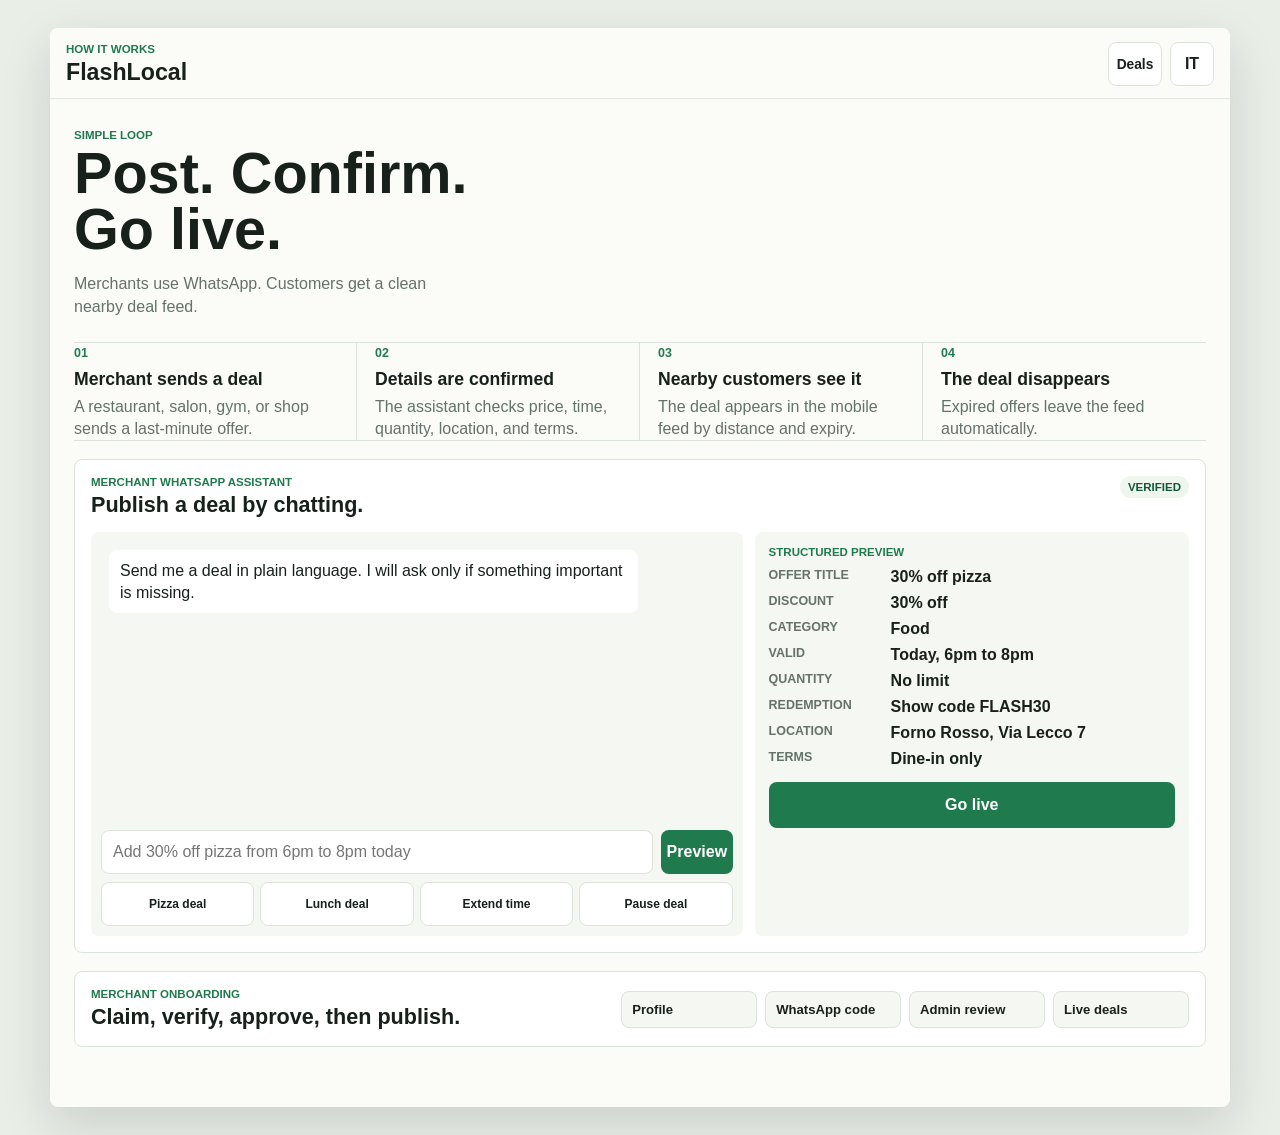
<file: how-it-works.html>
<!doctype html>
<html lang="en">
  <head>
    <meta charset="UTF-8" />
    <meta name="viewport" content="width=device-width, initial-scale=1.0" />
    <title>How FlashLocal Works</title>
    <meta name="description" content="See how FlashLocal turns merchant WhatsApp messages into confirmed live local deals." />
    <meta property="og:type" content="website" />
    <meta property="og:site_name" content="FlashLocal" />
    <meta property="og:title" content="How FlashLocal works" />
    <meta property="og:description" content="Merchants post through WhatsApp. Customers see clean nearby deals." />
    <meta property="og:url" content="https://flashlocal-six.vercel.app/how-it-works.html" />
    <meta property="og:image" content="https://flashlocal-six.vercel.app/whatsapp-preview.png" />
    <meta property="og:image:secure_url" content="https://flashlocal-six.vercel.app/whatsapp-preview.png" />
    <meta property="og:image:type" content="image/png" />
    <meta property="og:image:width" content="1200" />
    <meta property="og:image:height" content="630" />
    <meta property="og:image:alt" content="FlashLocal preview showing live local deals nearby." />
    <meta name="twitter:card" content="summary_large_image" />
    <meta name="twitter:title" content="How FlashLocal works" />
    <meta name="twitter:description" content="Merchants post through WhatsApp. Customers see clean nearby deals." />
    <meta name="twitter:image" content="https://flashlocal-six.vercel.app/whatsapp-preview.png" />
    <link rel="stylesheet" href="./styles.css" />
  </head>
  <body>
    <div class="app-shell">
      <header class="topbar">
        <div>
          <p class="eyebrow" data-i18n="infoEyebrow">How it works</p>
          <h1>FlashLocal</h1>
        </div>
        <div class="header-actions">
          <a class="nav-link" href="./index.html" data-i18n="dealsNav">Deals</a>
          <button class="icon-button" id="languageToggle" aria-label="Switch language">IT</button>
        </div>
      </header>

      <main>
        <section class="how-hero">
          <p class="eyebrow" data-i18n="simpleLoop">Simple loop</p>
          <h2 data-i18n="howTitle">Post. Confirm. Go live.</h2>
          <p data-i18n="howCopy">Merchants use WhatsApp. Customers get a clean nearby deal feed.</p>
        </section>

        <section class="how-grid" aria-label="FlashLocal workflow">
          <article class="how-card">
            <span>01</span>
            <h3 data-i18n="howStep1Title">Merchant sends a deal</h3>
            <p data-i18n="howStep1Copy">A restaurant, salon, gym, or shop sends a last-minute offer.</p>
          </article>
          <article class="how-card">
            <span>02</span>
            <h3 data-i18n="howStep2Title">Details are confirmed</h3>
            <p data-i18n="howStep2Copy">The assistant checks price, time, quantity, location, and terms.</p>
          </article>
          <article class="how-card">
            <span>03</span>
            <h3 data-i18n="howStep3Title">Nearby customers see it</h3>
            <p data-i18n="howStep3Copy">The deal appears in the mobile feed by distance and expiry.</p>
          </article>
          <article class="how-card">
            <span>04</span>
            <h3 data-i18n="howStep4Title">The deal disappears</h3>
            <p data-i18n="howStep4Copy">Expired offers leave the feed automatically.</p>
          </article>
        </section>

        <section class="merchant-console" id="merchantConsole">
          <div class="section-heading">
            <div>
              <p class="eyebrow" data-i18n="merchantEyebrow">Merchant WhatsApp assistant</p>
              <h2 data-i18n="merchantTitle">Publish a deal by chatting.</h2>
            </div>
            <span class="verified-pill" data-i18n="verified">Verified</span>
          </div>

          <div class="merchant-grid">
            <div class="chat-panel">
              <div class="chat-window" id="chatWindow" aria-live="polite"></div>
              <form class="chat-form" id="chatForm">
                <input id="chatInput" autocomplete="off" data-i18n-placeholder="chatPlaceholder" placeholder="Add 30% off pizza from 6pm to 8pm today" />
                <button type="submit" data-i18n="send">Preview</button>
              </form>
              <div class="quick-actions">
                <button data-i18n="quickPizza" data-message="Add 30% off pizza from 6pm to 8pm today">Pizza deal</button>
                <button data-i18n="quickLunch" data-message="We have 10 lunch menus left, 8 euro each until 3pm">Lunch deal</button>
                <button data-i18n="quickExtend" data-message="Extend the aperitivo deal until 9pm">Extend time</button>
                <button data-i18n="quickPause" data-message="Pause my current deal">Pause deal</button>
              </div>
            </div>

            <aside class="structured-card">
              <p class="eyebrow" data-i18n="structured">Structured preview</p>
              <dl id="dealPreview"></dl>
              <button id="publishDeal" data-i18n="publish">Go live</button>
            </aside>
          </div>
        </section>

        <section class="admin-strip">
          <div>
            <p class="eyebrow" data-i18n="adminEyebrow">Merchant onboarding</p>
            <h2 data-i18n="adminTitle">Claim, verify, approve, then publish.</h2>
          </div>
          <div class="steps">
            <span data-i18n="step1">Profile</span>
            <span data-i18n="step2">WhatsApp code</span>
            <span data-i18n="step3">Admin review</span>
            <span data-i18n="step4">Live deals</span>
          </div>
        </section>

      </main>
    </div>

    <script src="./app.js"></script>
  </body>
</html>
</file>
<file: styles.css>
:root {
  color-scheme: light;
  --ink: #17201b;
  --muted: #65716b;
  --line: #dce3dd;
  --paper: #fbfcf8;
  --surface: #ffffff;
  --green: #1f7a4d;
  --green-dark: #125736;
  --coral: #e9603f;
  --gold: #e3b23c;
  --blue: #2f6f9f;
  --rose: #b44768;
  --shadow: 0 18px 50px rgba(23, 32, 27, 0.14);
}

* {
  box-sizing: border-box;
}

body {
  margin: 0;
  min-height: 100vh;
  background: #e9eee7;
  color: var(--ink);
  font-family: "Trebuchet MS", "Avenir Next", sans-serif;
}

button,
input,
select,
.home-actions a,
.nav-link {
  font: inherit;
}

button {
  border: 0;
  cursor: pointer;
}

button,
a,
select,
input {
  transition:
    border-color 160ms ease,
    background-color 160ms ease,
    box-shadow 160ms ease,
    color 160ms ease,
    transform 160ms ease;
}

button:hover,
.home-actions a:hover,
.nav-link:hover {
  border-color: rgba(31, 122, 77, 0.38);
  box-shadow: 0 8px 18px rgba(23, 32, 27, 0.08);
  transform: translateY(-1px);
}

button:active,
.home-actions a:active,
.nav-link:active {
  transform: translateY(0);
}

button:focus-visible,
a:focus-visible,
select:focus-visible,
input:focus-visible {
  outline: 3px solid rgba(31, 122, 77, 0.28);
  outline-offset: 2px;
}

.app-shell {
  width: min(100%, 520px);
  min-height: 100vh;
  margin: 0 auto;
  background: var(--paper);
  box-shadow: var(--shadow);
}

main {
  padding: 0 16px 28px;
}

.topbar {
  position: sticky;
  top: 0;
  z-index: 10;
  display: flex;
  align-items: center;
  justify-content: space-between;
  padding: 14px 16px 12px;
  background: rgba(251, 252, 248, 0.92);
  border-bottom: 1px solid rgba(220, 227, 221, 0.8);
  backdrop-filter: blur(14px);
}

.topbar h1,
.launch-copy h2,
.hero-panel h2,
.merchant-console h2,
.admin-strip h2 {
  margin: 0;
  letter-spacing: 0;
}

.topbar h1,
.launch-copy h2,
.how-hero h2,
.hero-panel h2,
.merchant-console h2,
.admin-strip h2,
.deal-card h3,
.how-card h3 {
  font-family: "Avenir Next", "Trebuchet MS", sans-serif;
}

.topbar h1 {
  font-size: 1.45rem;
}

.eyebrow {
  margin: 0 0 4px;
  color: var(--green);
  font-size: 0.72rem;
  font-weight: 800;
  letter-spacing: 0;
  text-transform: uppercase;
}

.header-actions {
  align-items: center;
  display: flex;
  gap: 8px;
}

.nav-link {
  display: grid;
  min-width: 54px;
  min-height: 44px;
  place-items: center;
  border: 1px solid var(--line);
  border-radius: 8px;
  background: var(--surface);
  color: var(--ink);
  font-size: 0.86rem;
  font-weight: 900;
  text-decoration: none;
}

.icon-button {
  display: grid;
  min-width: 44px;
  min-height: 44px;
  place-items: center;
  border: 1px solid var(--line);
  border-radius: 8px;
  background: var(--surface);
  color: var(--ink);
  font-weight: 800;
}

.location-band {
  display: flex;
  align-items: center;
  justify-content: space-between;
  gap: 12px;
  padding: 14px 0;
  color: var(--muted);
  font-size: 0.92rem;
}

.location-band div {
  display: flex;
  align-items: center;
  min-width: 0;
  gap: 8px;
}

.location-band button,
.chat-form button,
.structured-card button {
  border-radius: 8px;
  background: var(--green);
  color: white;
  font-weight: 800;
}

.location-band button {
  flex: 0 0 auto;
  min-height: 44px;
  padding: 9px 12px;
}

.status-dot {
  width: 9px;
  height: 9px;
  border-radius: 50%;
  background: var(--green);
  box-shadow: 0 0 0 5px rgba(31, 122, 77, 0.12);
}

.launch-home {
  display: grid;
  gap: 14px;
  padding: 22px 0 6px;
}

.launch-copy h2 {
  max-width: 12ch;
  font-size: clamp(2.35rem, 11vw, 4.05rem);
  line-height: 0.94;
  text-wrap: balance;
}

.launch-copy p:not(.eyebrow) {
  max-width: 38ch;
  margin: 14px 0 0;
  color: var(--muted);
  line-height: 1.45;
}

.home-actions {
  display: grid;
  grid-template-columns: 1fr 1fr;
  gap: 10px;
  margin-top: 18px;
}

.home-actions button,
.home-actions a {
  display: grid;
  min-width: 0;
  min-height: 48px;
  place-items: center;
  border-radius: 8px;
  font-weight: 900;
  text-decoration: none;
}

.launch-proof {
  display: grid;
  align-content: end;
  gap: 6px;
  padding: 14px;
  border: 1px solid var(--line);
  border-radius: 8px;
  background: #f1f6ef;
}

.launch-proof span {
  color: var(--green);
  font-size: 0.78rem;
  font-weight: 900;
  text-transform: uppercase;
}

.launch-proof strong {
  display: block;
  font-size: 1.45rem;
  line-height: 1.05;
}

.launch-proof small {
  color: var(--muted);
  font-weight: 700;
}

.home-actions button:first-child {
  background: var(--green);
  color: white;
}

.home-actions a {
  border: 1px solid var(--line);
  background: var(--surface);
  color: var(--ink);
}

.launch-panel {
  display: grid;
  grid-template-columns: repeat(3, 1fr);
  overflow: hidden;
  border: 1px solid var(--line);
  border-radius: 8px;
  background: var(--surface);
}

.launch-panel div {
  min-width: 0;
  padding: 12px 10px;
}

.launch-panel div + div {
  border-left: 1px solid var(--line);
}

.launch-panel span {
  display: block;
  min-height: 28px;
  color: var(--muted);
  font-size: 0.72rem;
  font-weight: 800;
  line-height: 1.15;
  text-transform: uppercase;
}

.launch-panel strong {
  display: block;
  margin-top: 6px;
  font-size: 1rem;
  line-height: 1.05;
}

.hero-panel {
  display: grid;
  grid-template-columns: 1fr 104px;
  gap: 12px;
  min-height: 190px;
  padding: 18px;
  border-radius: 8px;
  overflow: hidden;
  color: white;
  background:
    linear-gradient(90deg, rgba(17, 55, 37, 0.96), rgba(17, 55, 37, 0.58)),
    url("https://images.unsplash.com/photo-1550966871-3ed3cdb5ed0c?auto=format&fit=crop&w=1100&q=80") center/cover;
}

.how-hero {
  padding: 30px 0 8px;
}

.how-hero h2 {
  max-width: 15ch;
  margin: 0;
  font-size: clamp(1.85rem, 8.8vw, 3.6rem);
  line-height: 0.98;
  letter-spacing: 0;
  text-wrap: balance;
}

.how-hero p:not(.eyebrow),
.backend-note p:not(.eyebrow) {
  max-width: 40ch;
  margin: 14px 0 0;
  color: var(--muted);
  line-height: 1.45;
}

.how-grid {
  display: grid;
  gap: 0;
  margin: 16px 0 18px;
  border-top: 1px solid var(--line);
  border-bottom: 1px solid var(--line);
}

.how-card {
  padding: 14px 0;
  border-bottom: 1px solid var(--line);
  background: transparent;
}

.how-card:last-child {
  border-bottom: 0;
}

.how-card span {
  color: var(--green);
  font-size: 0.78rem;
  font-weight: 900;
}

.how-card h3 {
  margin: 8px 0 6px;
  font-size: 1.1rem;
}

.how-card p {
  margin: 0;
  color: var(--muted);
  line-height: 1.38;
}

.backend-note {
  margin: 18px 0 28px;
  padding: 16px;
  border: 1px solid var(--line);
  border-radius: 8px;
  background: var(--surface);
}

.backend-note h2 {
  margin: 0;
  font-size: 1.35rem;
  letter-spacing: 0;
}

.hero-panel h2 {
  max-width: 12ch;
  font-size: clamp(2rem, 11vw, 3.5rem);
  line-height: 0.96;
}

.hero-panel p:not(.eyebrow) {
  max-width: 28ch;
  margin: 12px 0 0;
  color: rgba(255, 255, 255, 0.86);
  line-height: 1.35;
}

.hero-panel .eyebrow {
  color: #b7f0c9;
}

.hero-stat {
  align-self: end;
  padding: 12px;
  border: 1px solid rgba(255, 255, 255, 0.24);
  border-radius: 8px;
  background: rgba(255, 255, 255, 0.12);
}

.hero-stat strong {
  display: block;
  font-size: 2.2rem;
  line-height: 1;
}

.hero-stat span {
  color: rgba(255, 255, 255, 0.84);
  font-weight: 700;
}

.category-strip {
  display: flex;
  gap: 8px;
  padding: 16px 0 12px;
  overflow-x: auto;
  scrollbar-width: none;
}

.category-strip::-webkit-scrollbar {
  display: none;
}

.chip,
.segmented button,
.deal-actions button,
.quick-actions button {
  border: 1px solid var(--line);
  border-radius: 8px;
  background: var(--surface);
  color: var(--ink);
  font-weight: 800;
}

.chip {
  flex: 0 0 auto;
  min-height: 44px;
  padding: 10px 13px;
}

.chip.active {
  border-color: var(--green);
  background: #e0f2e7;
  color: var(--green-dark);
}

.controls-row {
  display: flex;
  align-items: center;
  justify-content: space-between;
  gap: 12px;
  margin-bottom: 12px;
}

.segmented {
  display: grid;
  grid-template-columns: 1fr 1fr;
  width: 148px;
  padding: 3px;
  border: 1px solid var(--line);
  border-radius: 8px;
  background: #edf3ed;
}

.segmented button {
  min-height: 44px;
  border: 0;
  background: transparent;
}

.segmented button.active {
  background: white;
  box-shadow: 0 3px 12px rgba(23, 32, 27, 0.1);
}

.select-label {
  display: flex;
  align-items: center;
  gap: 8px;
  color: var(--muted);
  font-size: 0.88rem;
  font-weight: 700;
}

select {
  max-width: 154px;
  height: 42px;
  border: 1px solid var(--line);
  border-radius: 8px;
  background: white;
  color: var(--ink);
  font-weight: 800;
}

.deal-list {
  display: grid;
  gap: 12px;
}

.deal-card {
  display: grid;
  grid-template-columns: 112px 1fr;
  min-height: 176px;
  overflow: hidden;
  border: 1px solid var(--line);
  border-radius: 8px;
  background: var(--surface);
}

.deal-card img {
  width: 100%;
  height: 100%;
  object-fit: cover;
}

.deal-body {
  min-width: 0;
  padding: 12px;
}

.deal-topline,
.deal-meta,
.deal-actions,
.section-heading {
  display: flex;
  align-items: center;
  justify-content: space-between;
  gap: 8px;
}

.category,
.discount,
.verified-pill {
  border-radius: 999px;
  padding: 5px 8px;
  background: #eef6ee;
  color: var(--green-dark);
  font-size: 0.72rem;
  font-weight: 900;
  text-transform: uppercase;
}

.distance,
.expires {
  color: var(--muted);
  font-size: 0.78rem;
  font-weight: 800;
}

.deal-card h3 {
  margin: 9px 0 3px;
  font-size: 1.08rem;
  line-height: 1.12;
}

.business,
.description {
  margin: 0;
}

.business {
  color: var(--ink);
  font-weight: 800;
}

.description {
  display: -webkit-box;
  margin-top: 6px;
  overflow: hidden;
  color: var(--muted);
  font-size: 0.88rem;
  line-height: 1.3;
  -webkit-line-clamp: 2;
  -webkit-box-orient: vertical;
}

.deal-meta {
  margin-top: 10px;
}

.place-preview {
  display: grid;
  grid-template-columns: 44px 1fr;
  gap: 8px;
  min-height: 54px;
  margin-top: 10px;
  padding: 7px;
  border: 1px solid rgba(220, 227, 221, 0.9);
  border-radius: 8px;
  background: #f8faf5;
  cursor: pointer;
}

.place-photo {
  width: 44px;
  height: 44px;
  border-radius: 7px;
  object-fit: cover;
}

.place-preview div {
  display: grid;
  min-width: 0;
  align-content: center;
  gap: 2px;
}

.place-source,
.place-rating,
.place-address {
  overflow: hidden;
  text-overflow: ellipsis;
  white-space: nowrap;
}

.place-source {
  color: var(--blue);
  font-size: 0.68rem;
  font-weight: 900;
  text-transform: uppercase;
}

.place-rating {
  color: var(--ink);
  font-size: 0.8rem;
  line-height: 1.1;
}

.place-address {
  color: var(--muted);
  font-size: 0.74rem;
  font-weight: 700;
}

.deal-actions {
  margin-top: 10px;
}

.deal-actions button {
  min-width: 0;
  min-height: 44px;
  padding: 0 9px;
  font-size: 0.78rem;
}

.deal-actions .primary {
  background: var(--green);
  color: white;
}

.map-view {
  margin-top: 8px;
}

.map-canvas {
  position: relative;
  height: 430px;
  overflow: hidden;
  border: 1px solid var(--line);
  border-radius: 8px;
  background:
    linear-gradient(90deg, transparent 47%, rgba(47, 111, 159, 0.16) 47% 52%, transparent 52%),
    linear-gradient(0deg, transparent 50%, rgba(31, 122, 77, 0.11) 50% 55%, transparent 55%),
    #f2f5ef;
}

.map-canvas::before,
.map-canvas::after {
  content: "";
  position: absolute;
  inset: 15% -20%;
  border: 24px solid rgba(227, 178, 60, 0.2);
  border-radius: 50%;
  transform: rotate(-16deg);
}

.map-canvas::after {
  inset: 42% -8%;
  border-color: rgba(233, 96, 63, 0.14);
  transform: rotate(21deg);
}

.pin {
  position: absolute;
  z-index: 2;
  width: 158px;
  padding: 8px;
  border: 1px solid var(--line);
  border-radius: 8px;
  background: white;
  box-shadow: 0 10px 24px rgba(23, 32, 27, 0.16);
}

.pin::before {
  content: "";
  position: absolute;
  left: 16px;
  bottom: -8px;
  width: 14px;
  height: 14px;
  background: white;
  border-right: 1px solid var(--line);
  border-bottom: 1px solid var(--line);
  transform: rotate(45deg);
}

.pin strong {
  display: block;
  font-size: 0.82rem;
}

.pin span {
  color: var(--muted);
  font-size: 0.74rem;
  font-weight: 800;
}

.merchant-console,
.admin-strip {
  margin-top: 18px;
  padding: 16px;
  border: 1px solid var(--line);
  border-radius: 8px;
  background: var(--surface);
}

.section-heading {
  align-items: flex-start;
  margin-bottom: 14px;
}

.merchant-console h2,
.admin-strip h2 {
  font-size: 1.35rem;
}

.merchant-grid {
  display: grid;
  gap: 12px;
}

.chat-panel,
.structured-card {
  border-radius: 8px;
  background: #f4f7f2;
}

.chat-panel {
  padding: 10px;
}

.chat-window {
  display: flex;
  flex-direction: column;
  gap: 8px;
  height: 280px;
  overflow-y: auto;
  padding: 8px;
}

.bubble {
  max-width: 86%;
  padding: 10px 11px;
  border-radius: 8px;
  line-height: 1.32;
}

.bubble.ai {
  align-self: flex-start;
  background: white;
  color: var(--ink);
}

.bubble.merchant {
  align-self: flex-end;
  background: var(--green);
  color: white;
}

.chat-form {
  display: grid;
  grid-template-columns: 1fr 72px;
  gap: 8px;
  margin-top: 8px;
}

.chat-form input {
  min-width: 0;
  height: 44px;
  border: 1px solid var(--line);
  border-radius: 8px;
  padding: 0 11px;
}

.quick-actions {
  display: grid;
  grid-template-columns: repeat(4, 1fr);
  gap: 6px;
  margin-top: 8px;
}

.quick-actions button {
  min-height: 44px;
  font-size: 0.75rem;
}

.structured-card {
  padding: 14px;
}

.structured-card dl {
  display: grid;
  grid-template-columns: 112px 1fr;
  gap: 8px 10px;
  margin: 10px 0 14px;
}

.structured-card dt {
  color: var(--muted);
  font-size: 0.78rem;
  font-weight: 900;
  text-transform: uppercase;
}

.structured-card dd {
  margin: 0;
  font-weight: 800;
}

.structured-card button {
  width: 100%;
  height: 46px;
}

.admin-strip {
  display: grid;
  gap: 14px;
  margin-bottom: 28px;
}

.steps {
  display: grid;
  grid-template-columns: 1fr 1fr;
  gap: 8px;
}

.steps span {
  padding: 10px;
  border: 1px solid var(--line);
  border-radius: 8px;
  background: #f4f7f2;
  color: var(--ink);
  font-size: 0.82rem;
  font-weight: 900;
}

.hidden {
  display: none;
}

@media (min-width: 760px) {
  body {
    padding: 28px 0;
  }

  .app-shell {
    width: min(100%, 1180px);
    min-height: calc(100vh - 56px);
    border-radius: 8px;
    overflow: hidden;
  }

  main {
    padding: 0 24px 32px;
  }

  .launch-home {
    grid-template-columns: minmax(0, 1fr) 240px;
    align-items: end;
    padding-top: 38px;
  }

  .launch-copy h2 {
    max-width: 22ch;
  }

  .how-grid {
    grid-template-columns: repeat(4, minmax(0, 1fr));
  }

  .how-card {
    padding: 0 18px;
    border-right: 1px solid var(--line);
    border-bottom: 0;
  }

  .how-card:first-child {
    padding-left: 0;
  }

  .how-card:last-child {
    padding-right: 0;
    border-right: 0;
  }

  .how-hero h2 {
    max-width: 18ch;
  }

  .hero-panel {
    grid-template-columns: 1fr 140px;
    min-height: 270px;
    padding: 28px;
  }

  .hero-panel h2 {
    max-width: 15ch;
  }

  .deal-list {
    grid-template-columns: repeat(2, minmax(0, 1fr));
  }

  .merchant-grid {
    grid-template-columns: 1.2fr 0.8fr;
  }

  .admin-strip {
    grid-template-columns: 1fr 1.1fr;
    align-items: center;
  }

  .steps {
    grid-template-columns: repeat(4, 1fr);
  }
}

@media (max-width: 380px) {
  .deal-card {
    grid-template-columns: 96px 1fr;
  }

  .place-preview {
    grid-template-columns: 38px 1fr;
  }

  .place-photo {
    width: 38px;
    height: 38px;
  }

  .deal-actions {
    flex-wrap: wrap;
  }

  .deal-actions button {
    flex: 1 1 70px;
  }
}
</file>
